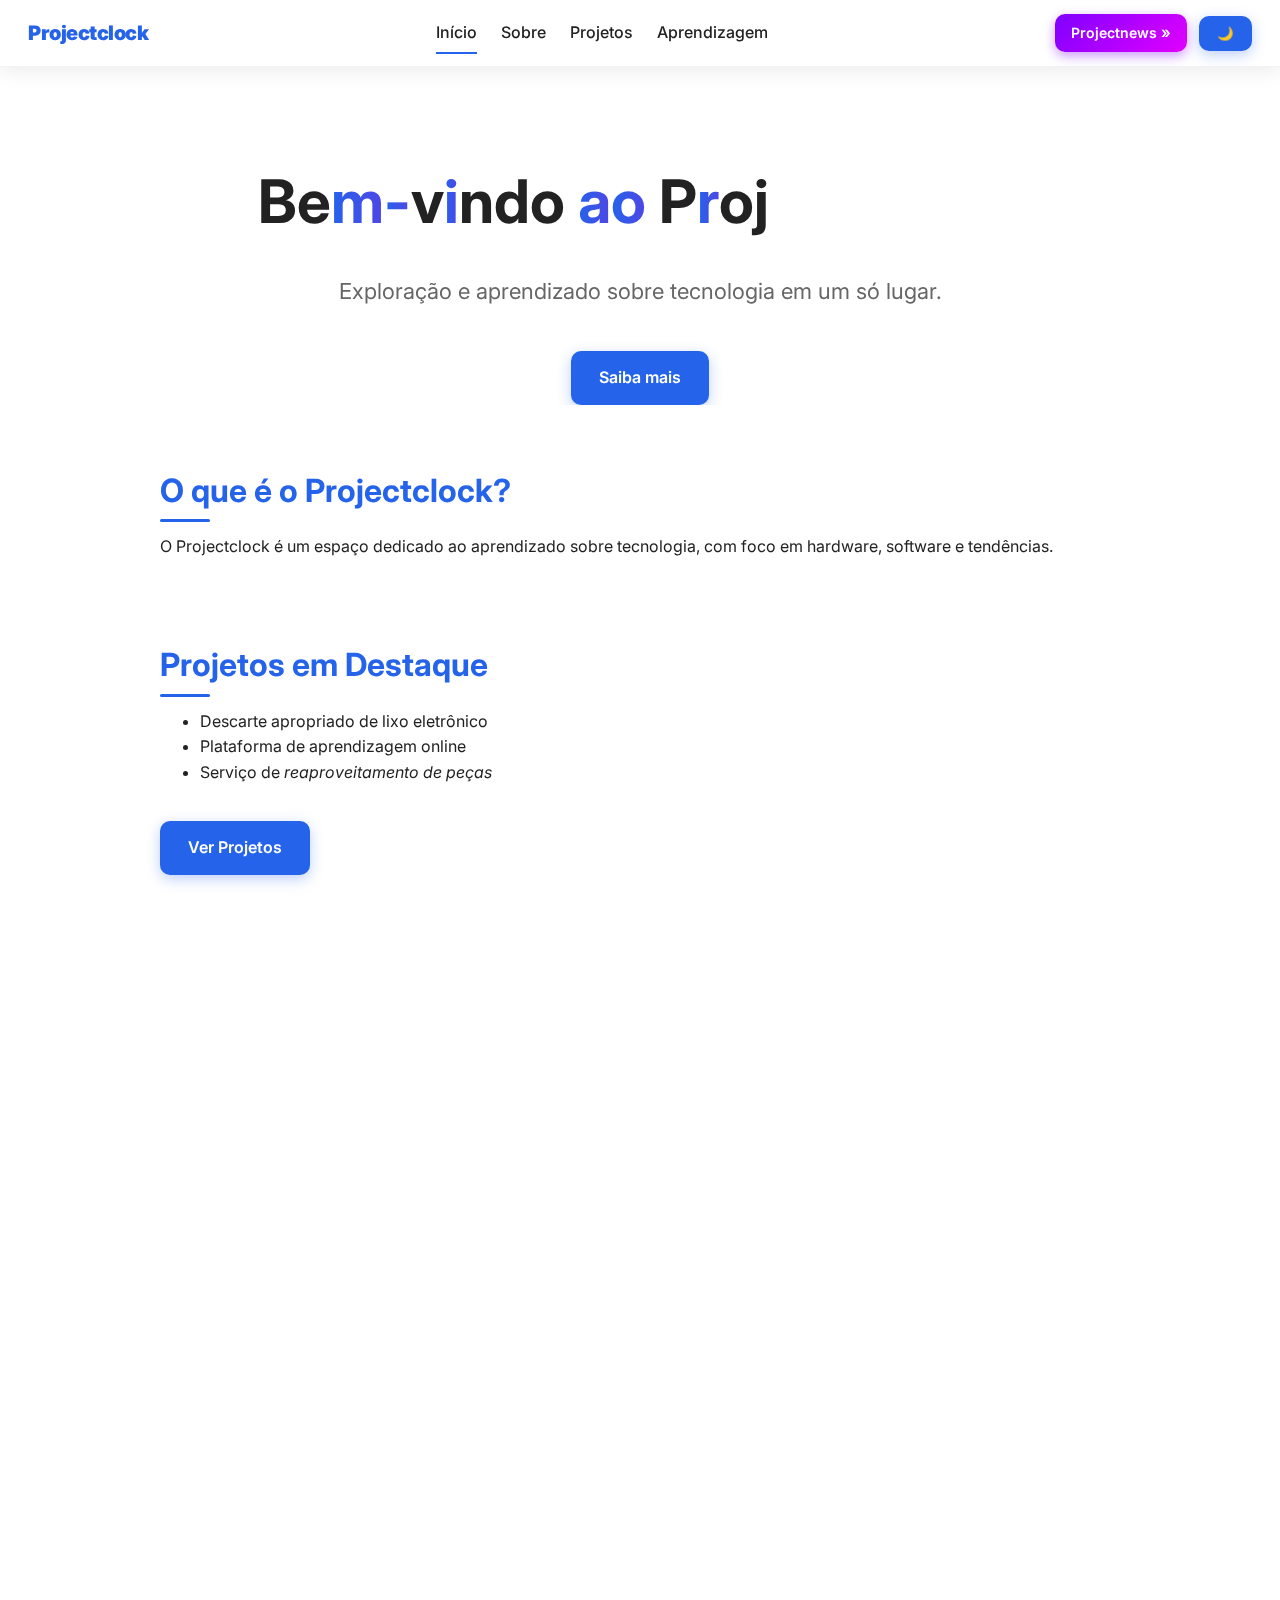
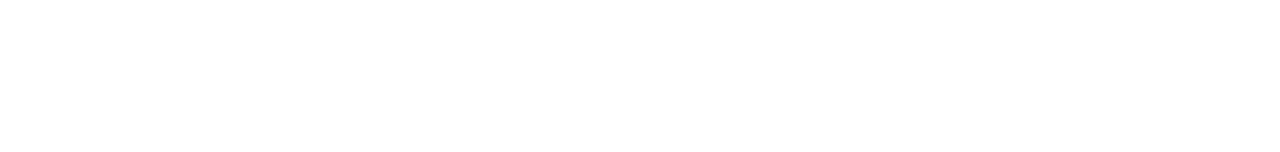
<file: index.html>
<!DOCTYPE html>
<html lang="pt-BR">
<head>
<meta charset="UTF-8">
<meta name="viewport" content="width=device-width, initial-scale=1.0">
<title>Projectclock - Início</title>
<meta name="description" content="Projectclock é um espaço para aprendizado sobre tecnologia, com conteúdos, tutoriais e novidades em um só lugar.">
<meta name="keywords" content="tecnologia, projectclock, hardware, software, tutoriais, novidades, inovação">
<meta name="author" content="Projectclock">

<link rel="icon" href="imgs/icon-projectclock.ico" type="image/x-icon">
<link href="https://fonts.googleapis.com/css2?family=Inter:wght@400;600;700&display=swap" rel="stylesheet">
<link rel="stylesheet" href="style.css">
<script src="script.js" defer></script>
</head>
<body>

<header class="navbar">
  <div class="nav-logo"><a href="index.html"><strong>Projectclock</strong></a></div>
  <button class="nav-toggle"><span></span><span></span><span></span></button>

  <nav class="nav-links">
    <ul>
      <li><a href="index.html" class="spa-link active">Início</a></li>
      <li><a href="sobre.html" class="spa-link">Sobre</a></li>
      <li><a href="projetos.html" class="spa-link">Projetos</a></li>
      <li><a href="aprendizagem.html" class="spa-link">Aprendizagem</a></li>
    </ul>
  </nav>

  <div class="nav-actions">
    <a href="projectnews/projectnews/indexPN.html" class="nav-btn-news">
      Projectnews <span class="icon">»</span>
    </a>
    <button onclick="alternarTema()">🌙</button>
  </div>
</header>


<!-- Conteúdo principal SPA -->
<main id="spa-content" class="main">

  <!-- Hero -->
  <section id="hero" class="hero scroll-animate">
    <h1>Bem-vindo ao Projectclock!</h1>
    <p>Exploração e aprendizado sobre tecnologia em um só lugar.</p>
    <a href="sobre.html" class="btn-hero spa-link">Saiba mais</a>
  </section>

  <!-- Sobre -->
  <section id="sobre" class="scroll-animate scroll-animate-left">
    <h2>O que é o Projectclock?</h2>
    <p>O Projectclock é um espaço dedicado ao aprendizado sobre tecnologia, com foco em hardware, software e tendências.</p>
  </section>

  <!-- Projetos -->
  <section id="projetos" class="scroll-animate scroll-animate-right">
    <h2>Projetos em Destaque</h2>
    <ul>
      <li>Descarte apropriado de lixo eletrônico</li>
      <li>Plataforma de aprendizagem online</li>
      <li>Serviço de <em>reaproveitamento de peças</em></li>
    </ul>
    <a href="projetos.html" class="btn-hero spa-link">Ver Projetos</a>
  </section>

  <!-- Novidades / Aprendizagem -->
  <section id="novidades" class="scroll-animate scroll-animate-left">
    <h2>Novidades</h2>
    <ul>
      <li>Feedback de usuários sobre novos recursos</li>
      <li>Movimentações das redes sociais</li>
      <li>Lançamento do novo aplicativo</li>
    </ul>
    <a href="aprendizagem.html" class="btn-hero spa-link">Aprenda mais</a>
  </section>

  <!-- Contato -->
  <section id="contato" class="scroll-animate scroll-animate-right">
    <h2>Contato Rápido</h2>
    <form>
      <input type="text" placeholder="Seu nome" style="padding:8px; margin-bottom:8px; width:100%; border-radius:6px;">
      <input type="email" placeholder="Seu email" style="padding:8px; margin-bottom:8px; width:100%; border-radius:6px;">
      <textarea placeholder="Sua mensagem" style="padding:8px; margin-bottom:8px; width:100%; border-radius:6px;"></textarea>
      <button type="submit" class="btn-hero">Enviar</button>
    </form>
  </section>

</main>

<footer class="footer scroll-animate">&copy; 2025 Projectclock. Todos os direitos reservados.</footer>



</body>
</html>
</file>
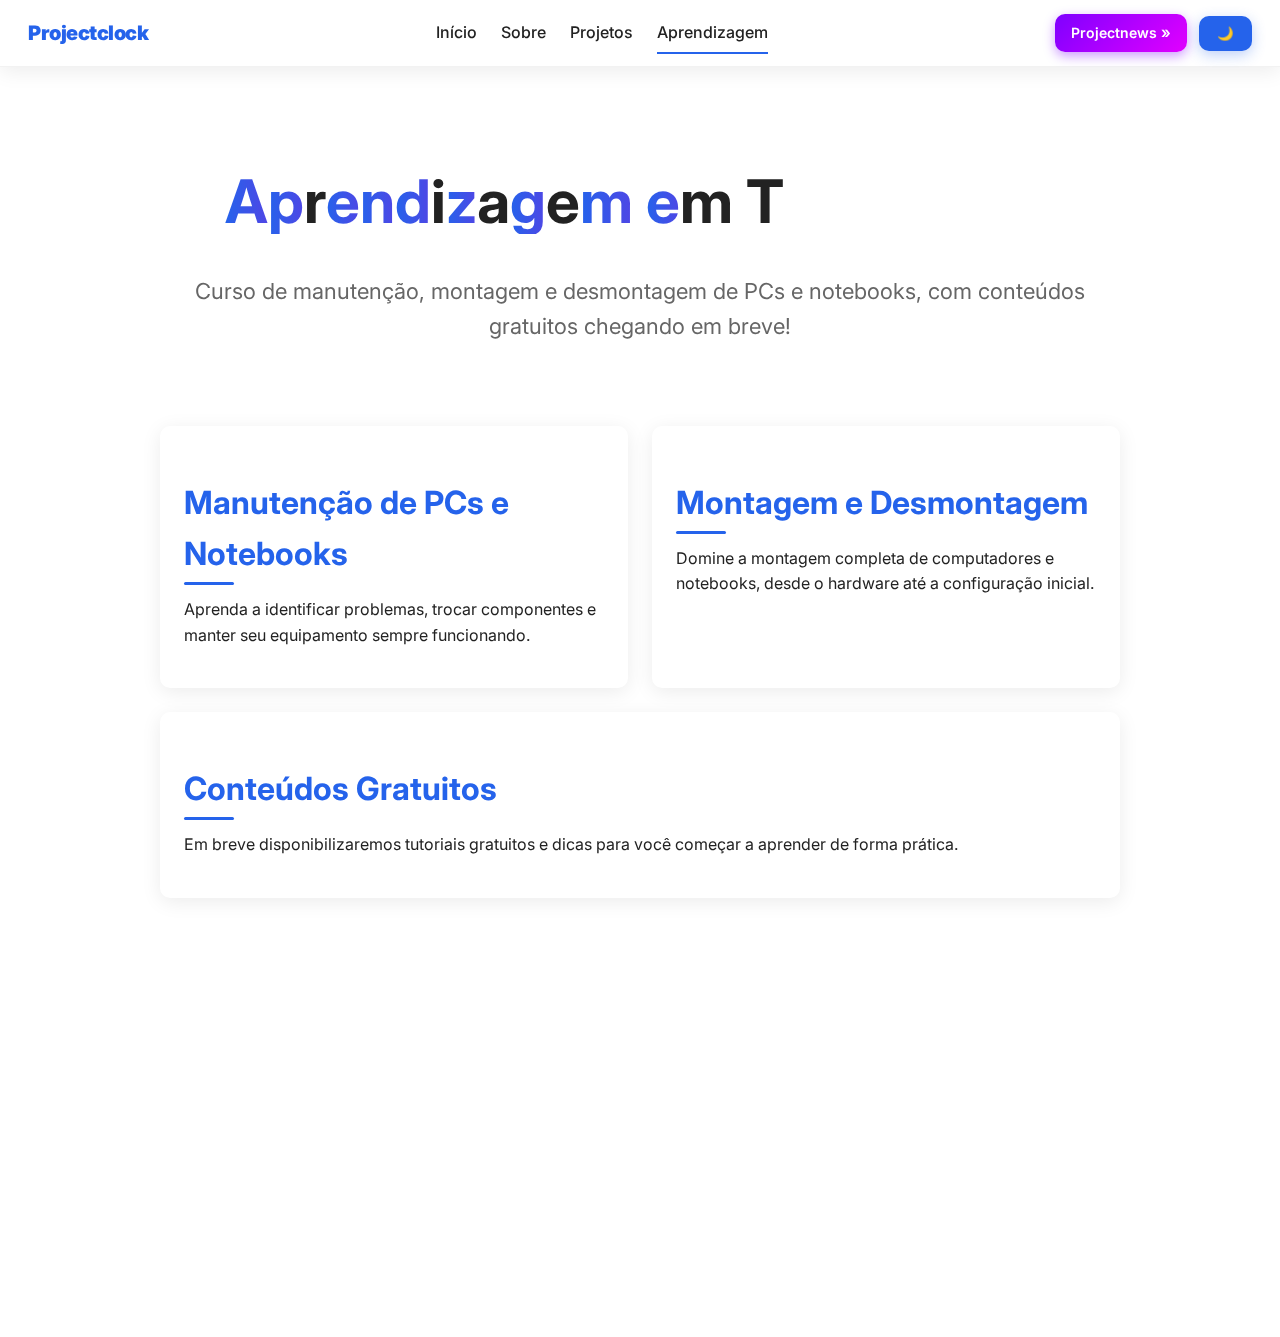
<file: aprendizagem.html>
<!DOCTYPE html>
<html lang="pt-BR">
<head>
<meta charset="UTF-8">
<meta name="viewport" content="width=device-width, initial-scale=1.0">
<title>Projectclock - Aprendizagem</title>
<meta name="description" content="Aprenda manutenção, montagem e desmontagem de PCs e notebooks com nossos cursos e conteúdos gratuitos em breve.">
<link rel="icon" href="imgs/icon-projectclock.ico" type="image/x-icon">

<link href="https://fonts.googleapis.com/css2?family=Inter:wght@400;600;700&display=swap" rel="stylesheet">
<link rel="stylesheet" href="style.css">
<script src="script.js" defer></script>
</head>
<body>

<header class="navbar">
  <div class="nav-logo"><a href="index.html"><strong>Projectclock</strong></a></div>
  <button class="nav-toggle"><span></span><span></span><span></span></button>

  <nav class="nav-links">
    <ul>
      <li><a href="index.html" class="spa-link active">Início</a></li>
      <li><a href="sobre.html" class="spa-link">Sobre</a></li>
      <li><a href="projetos.html" class="spa-link">Projetos</a></li>
      <li><a href="aprendizagem.html" class="spa-link">Aprendizagem</a></li>
    </ul>
  </nav>

  <div class="nav-actions">
    <a href="projectnews/projectnews/indexPN.html" class="nav-btn-news">
      Projectnews <span class="icon">»</span>
    </a>
    <button onclick="alternarTema()">🌙</button>
  </div>
</header>

<main id="spa-content" class="main">

  <!-- Hero -->
  <section class="hero scroll-animate">
    <h1>Aprendizagem em Tecnologia</h1>
    <p>Curso de manutenção, montagem e desmontagem de PCs e notebooks, com conteúdos gratuitos chegando em breve!</p>
  </section>

  <!-- Cursos -->
  <section class="scroll-animate scroll-animate-left info-cards">
    <div class="card">
      <h2>Manutenção de PCs e Notebooks</h2>
      <p>Aprenda a identificar problemas, trocar componentes e manter seu equipamento sempre funcionando.</p>
    </div>
    <div class="card">
      <h2>Montagem e Desmontagem</h2>
      <p>Domine a montagem completa de computadores e notebooks, desde o hardware até a configuração inicial.</p>
    </div>
    <div class="card">
      <h2>Conteúdos Gratuitos</h2>
      <p>Em breve disponibilizaremos tutoriais gratuitos e dicas para você começar a aprender de forma prática.</p>
    </div>
  </section>

  <!-- Call to Action -->
  <section class="scroll-animate scroll-animate-right">
    <h2>Fique Ligado!</h2>
    <p>Para não perder nenhum conteúdo, siga-nos nas redes sociais e acompanhe as novidades:</p>
    <div class="social-buttons">
      <a href="https://www.instagram.com/projectclock/" target="_blank" class="btn-hero">Instagram</a>
      <a href="https://www.youtube.com/@ProjectClock-TIT" target="_blank" class="btn-hero">YouTube</a>
      <a href="https://www.tiktok.com/@projectclock" target="_blank" class="btn-hero">TikTok</a>
    </div>
  </section>

</main>

<footer class="footer scroll-animate">&copy; 2025 Projectclock. Todos os direitos reservados.</footer>

</body>
</html>
</file>
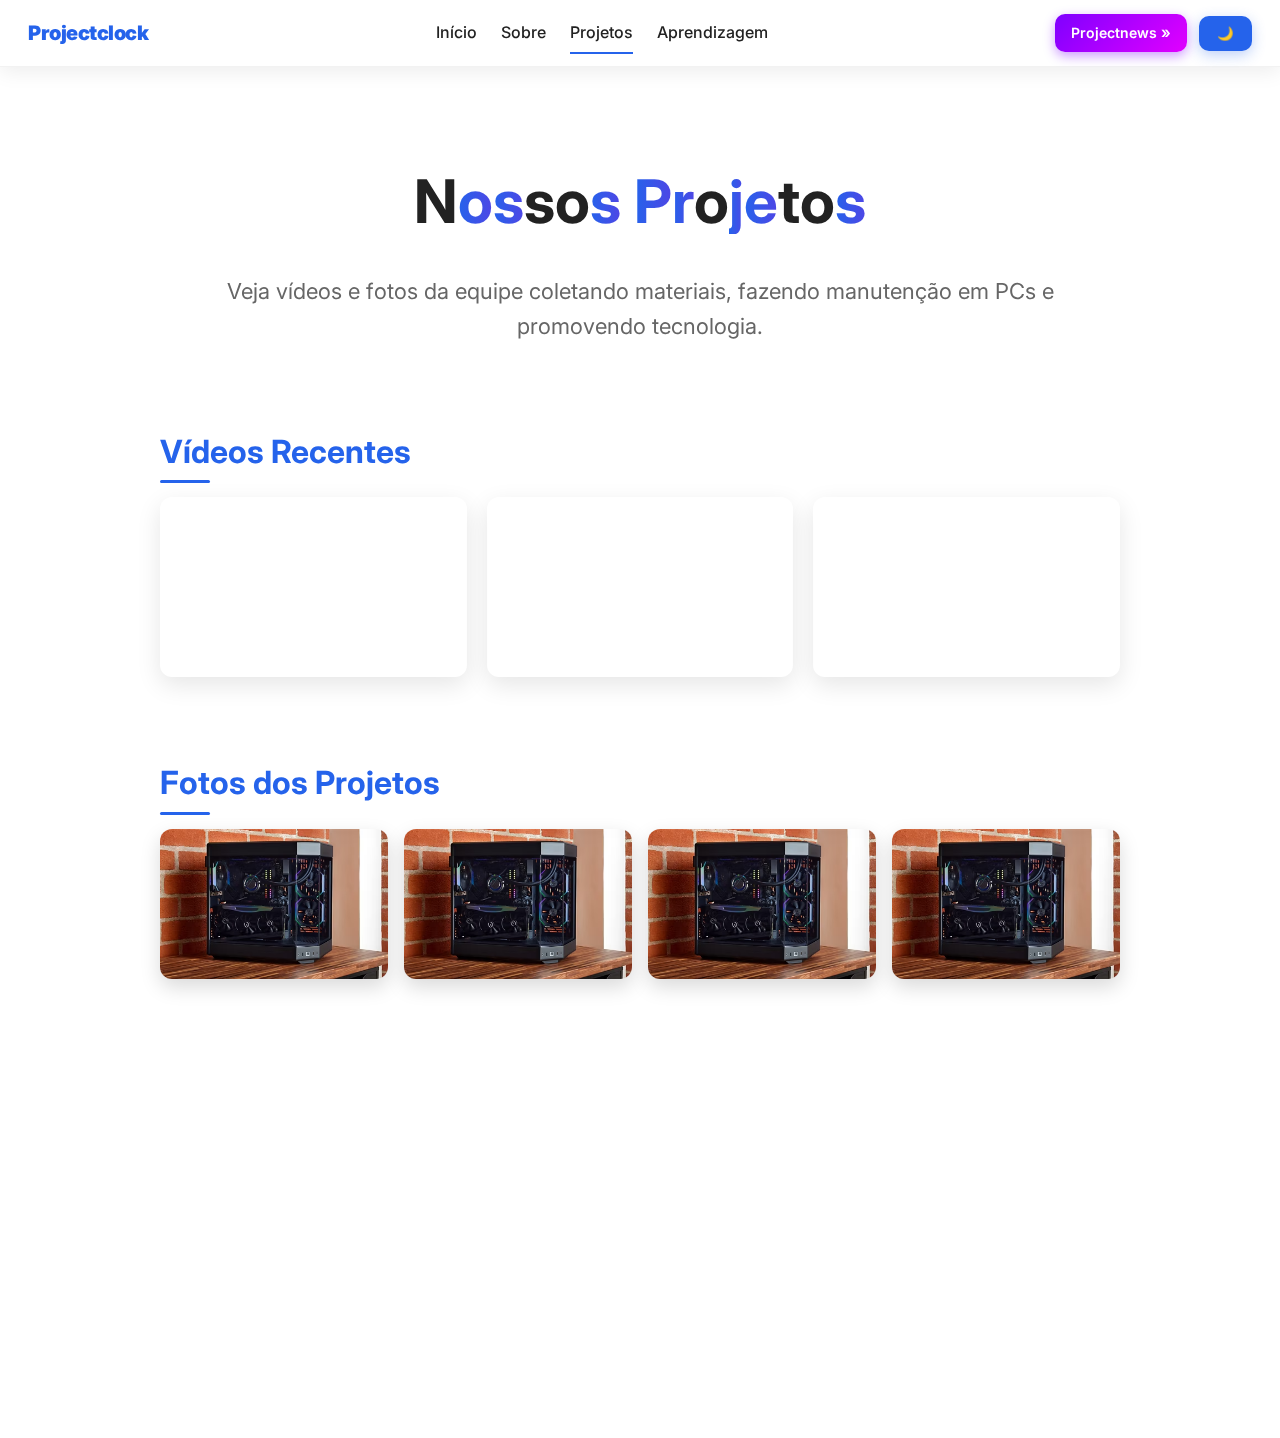
<file: projetos.html>
<!DOCTYPE html>
<html lang="pt-BR">
<head>
<meta charset="UTF-8">
<meta name="viewport" content="width=device-width, initial-scale=1.0">
<title>Projectclock - Projetos</title>
<meta name="description" content="Confira nossos projetos, vídeos e fotos da equipe coletando materiais e fazendo manutenção em PCs.">
<link rel="icon" href="imgs/icon-projectclock.ico" type="image/x-icon">

<link href="https://fonts.googleapis.com/css2?family=Inter:wght@400;600;700&display=swap" rel="stylesheet">
<link rel="stylesheet" href="style.css">
<script src="script.js" defer></script>
</head>
<body>

<header class="navbar">
  <div class="nav-logo"><a href="index.html"><strong>Projectclock</strong></a></div>
  <button class="nav-toggle"><span></span><span></span><span></span></button>

  <nav class="nav-links">
    <ul>
      <li><a href="index.html" class="spa-link active">Início</a></li>
      <li><a href="sobre.html" class="spa-link">Sobre</a></li>
      <li><a href="projetos.html" class="spa-link">Projetos</a></li>
      <li><a href="aprendizagem.html" class="spa-link">Aprendizagem</a></li>
    </ul>
  </nav>

  <div class="nav-actions">
    <a href="projectnews/projectnews/indexPN.html" class="nav-btn-news">
      Projectnews <span class="icon">»</span>
    </a>
    <button onclick="alternarTema()">🌙</button>
  </div>
</header>

<main id="spa-content" class="main">

  <!-- Hero -->
  <section class="hero scroll-animate">
    <h1>Nossos Projetos</h1>
    <p>Veja vídeos e fotos da equipe coletando materiais, fazendo manutenção em PCs e promovendo tecnologia.</p>
  </section>

  <!-- Galeria de Vídeos -->
  <section class="scroll-animate scroll-animate-left videos-section">
    <h2>Vídeos Recentes</h2>
    <div class="video-grid">
      <iframe src="https://www.youtube.com/embed/HyggA72ZMt0" title="Vídeo Projeto 1" frameborder="0" allowfullscreen></iframe>
      <iframe src="https://www.youtube.com/embed/HyggA72ZMt0" title="Vídeo Projeto 2" frameborder="0" allowfullscreen></iframe>
      <iframe src="https://www.youtube.com/embed/HyggA72ZMt0" title="Vídeo Projeto 3" frameborder="0" allowfullscreen></iframe>
    </div>
  </section>

  <!-- Fotos de Projetos -->
  <section class="scroll-animate scroll-animate-right photos-section">
    <h2>Fotos dos Projetos</h2>
    <div class="photo-grid">
      <img src="imgs/pc montado aleatorio.png" alt="Coletando materiais" />
      <img src="imgs/pc montado aleatorio.png" alt="Manutenção em PCs" />
      <img src="imgs/pc montado aleatorio.png" alt="Equipe trabalhando" />
      <img src="imgs/pc montado aleatorio.png" alt="Reaproveitamento de peças" />
    </div>
  </section>

  <!-- Redes Sociais -->
  <section class="scroll-animate scroll-animate-left social-section">
    <h2>Siga-nos nas Redes</h2>
    <p>Acompanhe nossos projetos, dicas e novidades nas redes sociais:</p>
    <div class="social-buttons">
      <a href="https://instagram.com/projectclock" target="_blank" class="btn-hero">Instagram</a>
      <a href="https://youtube.com/projectclock" target="_blank" class="btn-hero">YouTube</a>
      <a href="https://twitter.com/projectclock" target="_blank" class="btn-hero">Twitter</a>
    </div>
  </section>

</main>

<footer class="footer scroll-animate">&copy; 2025 Projectclock. Todos os direitos reservados.</footer>

</body>
</html>
</file>
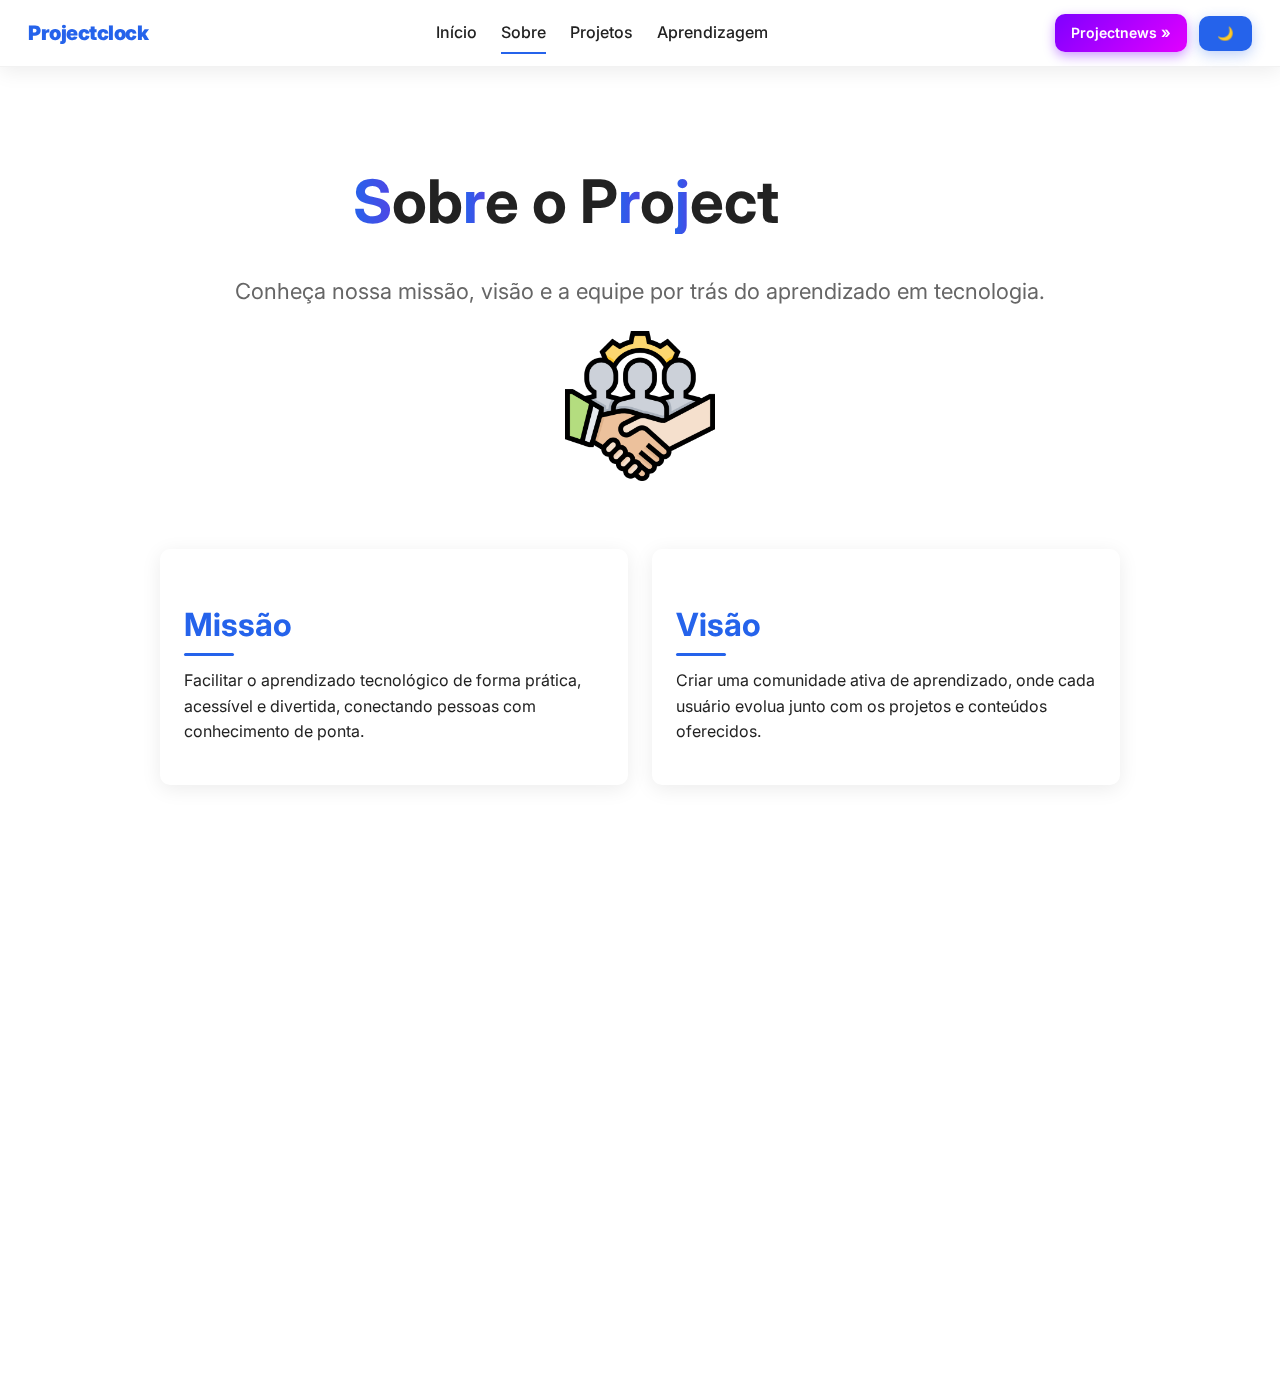
<file: sobre.html>
<!DOCTYPE html>
<html lang="pt-BR">
<head>
<meta charset="UTF-8">
<meta name="viewport" content="width=device-width, initial-scale=1.0">
<title>Projectclock - Sobre</title>
<meta name="description" content="Saiba mais sobre o Projectclock, nossa missão, visão e equipe.">
<link rel="icon" href="imgs/icon-projectclock.ico" type="image/x-icon">

<link href="https://fonts.googleapis.com/css2?family=Inter:wght@400;600;700&display=swap" rel="stylesheet">
<link rel="stylesheet" href="style.css">
<script src="script.js" defer></script>
</head>
<body>

<header class="navbar">
  <div class="nav-logo"><a href="index.html"><strong>Projectclock</strong></a></div>
  <button class="nav-toggle"><span></span><span></span><span></span></button>

  <nav class="nav-links">
    <ul>
      <li><a href="index.html" class="spa-link active">Início</a></li>
      <li><a href="sobre.html" class="spa-link">Sobre</a></li>
      <li><a href="projetos.html" class="spa-link">Projetos</a></li>
      <li><a href="aprendizagem.html" class="spa-link">Aprendizagem</a></li>
    </ul>
  </nav>

  <div class="nav-actions">
    <a href="projectnews/projectnews/indexPN.html" class="nav-btn-news">
      Projectnews <span class="icon">»</span>
    </a>
    <button onclick="alternarTema()">🌙</button>
  </div>
</header>

<main id="spa-content" class="main">

  <!-- Hero -->
  <section class="hero scroll-animate">
    <h1>Sobre o Projectclock</h1>
    <p>Conheça nossa missão, visão e a equipe por trás do aprendizado em tecnologia.</p>
    <img src="imgs/teamate.png" alt="Equipe Projectclock" class="hero-img" style="max-width:150px; width:100%; height:auto;">
  </section>

  <!-- Missão e Visão -->
  <section class="scroll-animate scroll-animate-left info-cards">
    <div class="card">
      <h2>Missão</h2>
      <p>Facilitar o aprendizado tecnológico de forma prática, acessível e divertida, conectando pessoas com conhecimento de ponta.</p>
    </div>
    <div class="card">
      <h2>Visão</h2>
      <p>Criar uma comunidade ativa de aprendizado, onde cada usuário evolua junto com os projetos e conteúdos oferecidos.</p>
    </div>
  </section>

  <!-- Equipe -->
  <section class="scroll-animate scroll-animate-right">
    <h2>Nossa Equipe</h2>
    <div class="team-cards">
      <div class="team-card">
        <img src="imgs/souga.png" alt="Eduardo Menzel" />
        <h3>Eduardo Menzel</h3>
        <p>Fundador e Desenvolvedor</p>
      </div>
      <div class="team-card">
        <img src="imgs/theo.png" alt="Theo Campos" />
        <h3>Theo Campos</h3>
        <p>Designer e UX/UI</p>
      </div>
      <div class="team-card">
        <img src="imgs/caio.png" alt="Caio Ceschini" />
        <h3>Caio Ceschini</h3>
        <p>Conteúdo e Tutoriais</p>
      </div>
    </div>
  </section>

</main>

<footer class="footer scroll-animate">&copy; 2025 Projectclock. Todos os direitos reservados.</footer>

</body>
</html>
</file>
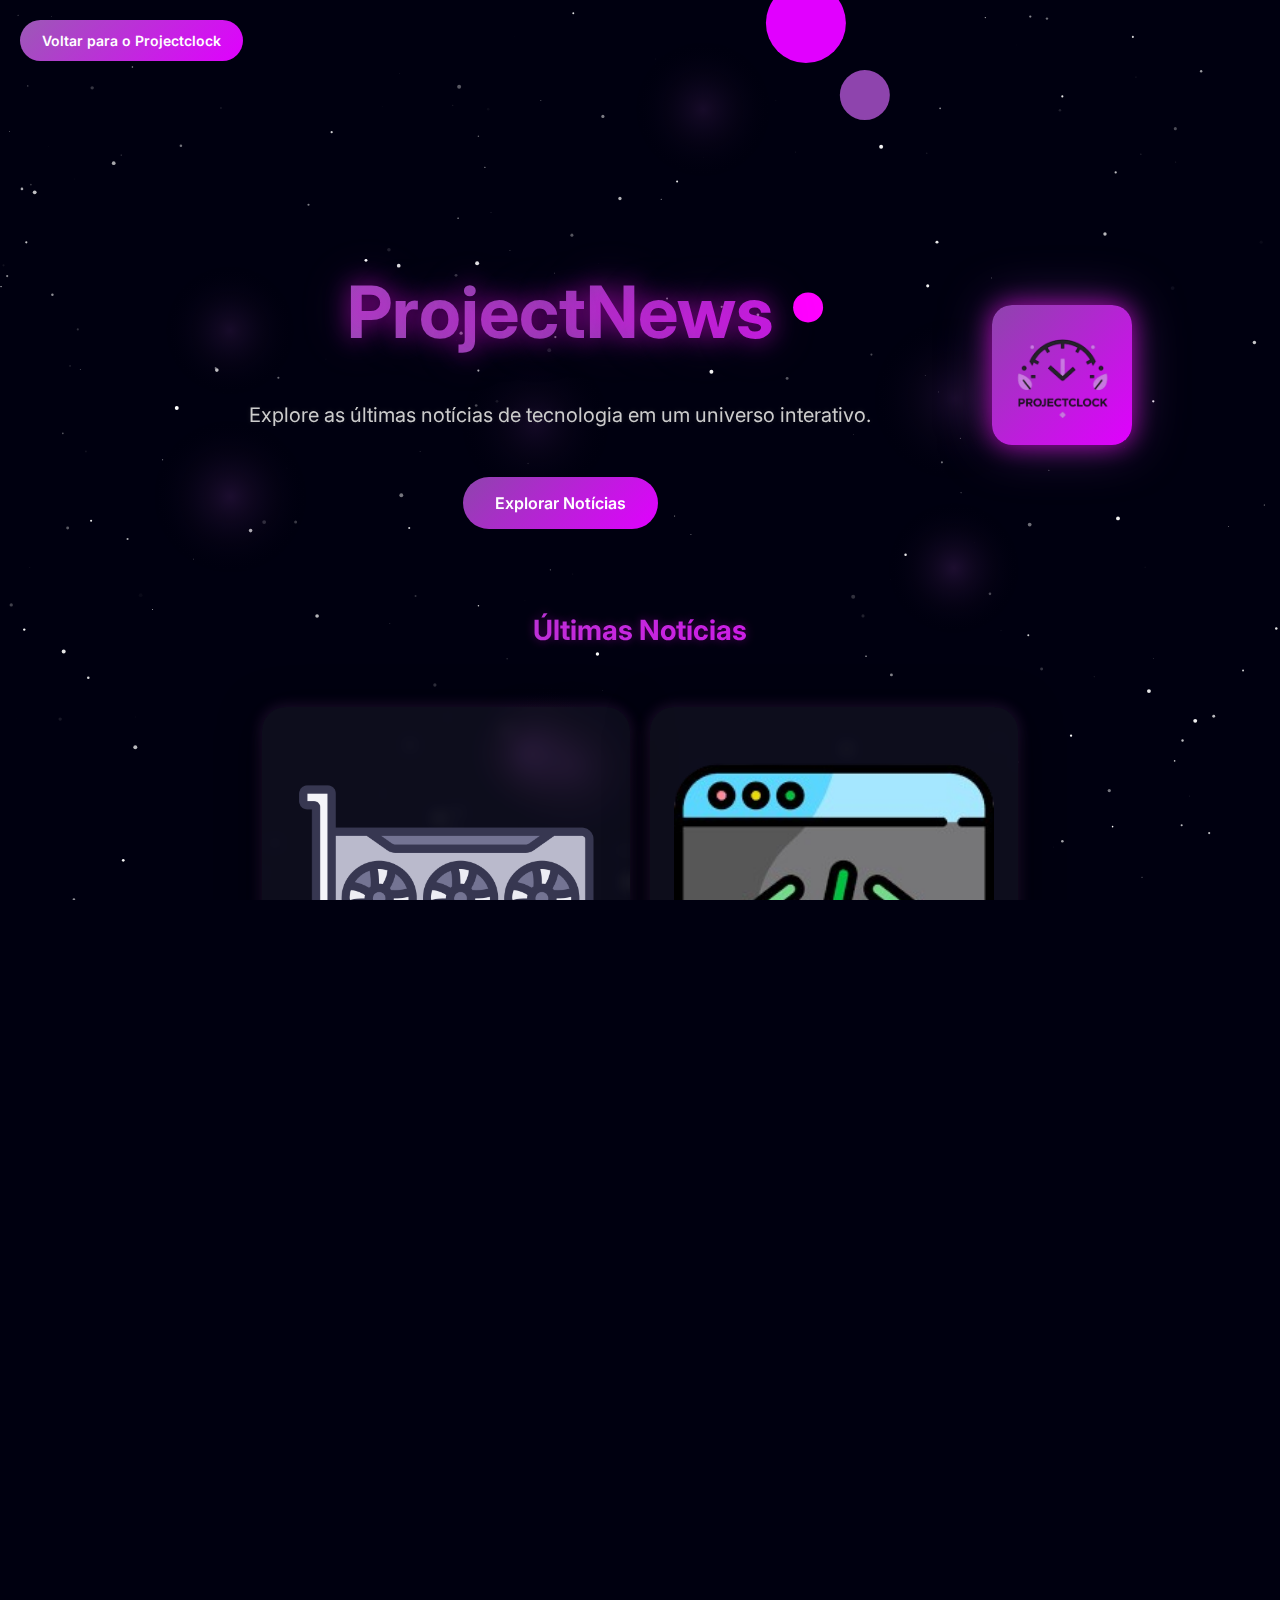
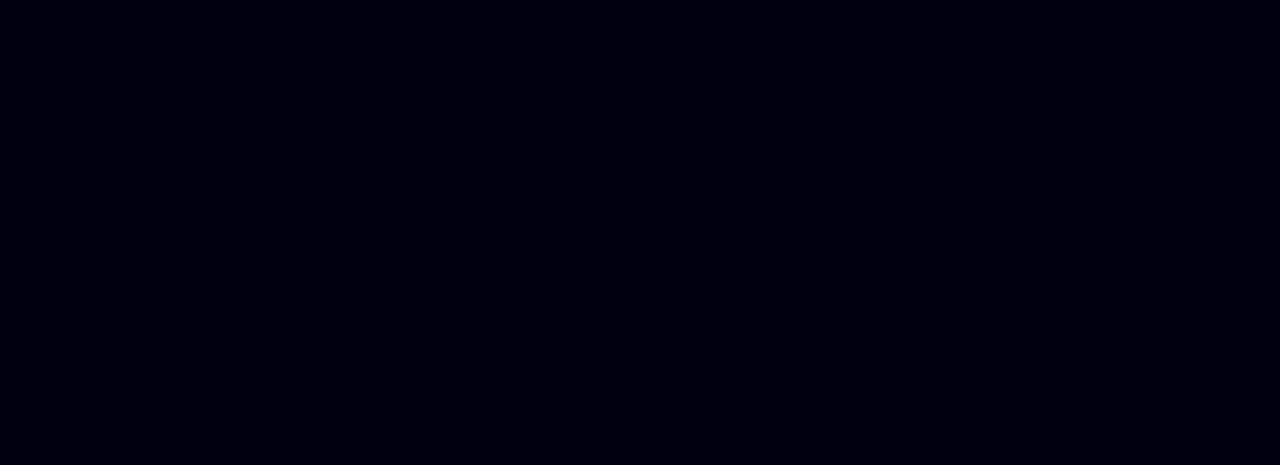
<file: projectnews/projectnews/indexPN.html>
<!DOCTYPE html>
<html lang="pt-BR">
<head>
<meta charset="UTF-8">
<meta name="viewport" content="width=device-width, initial-scale=1.0">
<title>Projectclock - ProjectNews</title>
<meta name="description" content="Fique por dentro das últimas notícias de tecnologia em um universo interativo e imersivo.">
<link rel="icon" href="projectnews.png" type="image/x-icon">

<link href="https://fonts.googleapis.com/css2?family=Inter:wght@400;600;700&display=swap" rel="stylesheet">
<link rel="stylesheet" href="projectnews.css">
<script src="projectnews.js" defer></script>
</head>
<body>

<header class="navbar">
  <a href="../../index.html" class="btn-back">Voltar para o Projectclock</a>
</header>

<canvas id="spaceCanvas"></canvas>
<canvas id="nebulaCanvas"></canvas>

<main class="main">
  <!-- Hero -->
  <section class="hero scroll-animate">
    <div class="hero-content">
      <div class="hero-text">
        <h1>ProjectNews </h1>
        <p>Explore as últimas notícias de tecnologia em um universo interativo.</p>
        <a href="#noticias" class="btn-space">Explorar Notícias</a>
      </div>
      <div class="hero-logo">
        <img src="projectnews.png" alt="ProjectNews Logo">
        <canvas class="logo-particles"></canvas>
      </div>
    </div>
  </section>

  <!-- Notícias -->
  <section id="noticias" class="scroll-animate news-section">
    <h2>Últimas Notícias</h2>
    <div class="news-grid">
      <article class="news-card">
        <img src="imgs/gpu.png" alt="Notícia 1">
        <h3>Lançamento de nova GPU revolucionária</h3>
        <p>Uma nova GPU promete performance de outro planeta! Confira os detalhes dessa inovação.</p>
        <a href="#" class="btn-space-small">Leia mais</a>
      </article>
      <article class="news-card">
        <img src="imgs/programa.png" alt="Notícia 2">
        <h3>Computação quântica avança rapidamente</h3>
        <p>Pesquisadores anunciam progressos significativos no processamento quântico de dados.</p>
        <a href="#" class="btn-space-small">Leia mais</a>
      </article>
      <article class="news-card">
        <img src="imgs/gpu.png" alt="Notícia 3">
        <h3>Inteligência artificial em órbita</h3>
        <p>Startups exploram IA para satélites, abrindo um novo capítulo na exploração espacial.</p>
        <a href="#" class="btn-space-small">Leia mais</a>
      </article>
    </div>
  </section>
</main>

<footer class="footer scroll-animate">&copy; 2025 Projectclock. Todos os direitos reservados.</footer>

</body>
</html>
</file>
<file: style.css>
:root {
  --bg: #ffffff;
  --bg-dark: #0d0f11;
  --text: #222;
  --text-dark: #f5f5f5;
  --accent: #2563eb;
  --accent-hover: #1d4ed8;
  --muted: #666;
  --muted-dark: #a1a1aa;
  --radius: 10px;
  --transition: 0.3s ease;
  --shadow: 0 4px 20px rgba(0,0,0,0.08);
  --btn-shadow: 0 4px 14px rgba(37,99,235,0.3);
}

body {
  font-family: 'Inter', sans-serif;
  margin: 0;
  background: var(--bg);
  color: var(--text);
  line-height: 1.6;
  transition: background var(--transition), color var(--transition);
  overflow-x: hidden;
}

body.darkmode { background: var(--bg-dark); color: var(--text-dark); }

.navbar {
  position: sticky;
  top: 0;
  z-index: 1000;
  display: flex;
  justify-content: space-between;
  align-items: center;
  background: rgba(255,255,255,0.75);
  padding: 14px 28px;
  border-bottom: 1px solid rgba(0,0,0,0.05);
  backdrop-filter: blur(12px) saturate(180%);
  box-shadow: 0 4px 20px rgba(0,0,0,0.08);
  transition: background var(--transition), border var(--transition);
}

body.darkmode .navbar {
  background: rgba(13,15,17,0.85);
  border-color: rgba(255,255,255,0.08);
}

.nav-logo a { text-decoration: none; font-weight: 700; font-size: 20px; color: var(--accent); letter-spacing: -0.5px; }

.nav-links ul { list-style: none; display: flex; gap: 24px; margin: 0; padding: 0; }

.nav-links a {
  position: relative;
  text-decoration: none;
  font-weight: 500;
  color: inherit;
  padding: 8px 0;
  transition: color var(--transition);
}

.nav-links a::after {
  content: "";
  position: absolute;
  left: 0;
  bottom: -4px;
  width: 0%;
  height: 2px;
  background: var(--accent);
  transition: width 0.3s ease;
}

.nav-links a:hover::after, .nav-links a.active::after { width: 100%; }
.nav-links a:hover { color: var(--accent); }

.nav-actions {
  display: flex;
  align-items: center;
  gap: 12px;
}

.nav-actions button {
  background: var(--accent);
  border: none;
  color: white;
  padding: 10px 18px;
  font-weight: 600;
  border-radius: var(--radius);
  cursor: pointer;
  transition: transform 0.2s ease, box-shadow var(--transition), background var(--transition);
  box-shadow: var(--btn-shadow);
}

.nav-actions button:hover {
  transform: translateY(-2px);
  background: var(--accent-hover);
  box-shadow: 0 6px 20px rgba(37,99,235,0.4);
}

.nav-toggle {
  display: none;
  flex-direction: column;
  justify-content: space-between;
  width: 28px;
  height: 22px;
  background: none;
  border: none;
  cursor: pointer;
  padding: 0;
}

.nav-toggle span { display: block; height: 3px; width: 100%; background: var(--text); border-radius: 2px; transition: all 0.3s ease; }
.nav-toggle.open span:nth-child(1) { transform: rotate(45deg) translateY(8px); }
.nav-toggle.open span:nth-child(2) { opacity: 0; }
.nav-toggle.open span:nth-child(3) { transform: rotate(-45deg) translateY(-8px); }

.main { max-width: 960px; margin: 60px auto; padding: 0 24px; }

/* Hero */
.hero { text-align: center; margin-bottom: 60px; position: relative; overflow: hidden; }

/* Código ajustado para garantir que o título caiba em uma linha sem ser cortado */
.hero h1 {
  font-size: clamp(30px, 8vw, 60px);
  line-height: 1.1;
}

.hero h1 span {
  opacity: 0;
  display: inline-block;
  transform: translateY(20px);
  transition: opacity 0.3s ease, transform 0.3s ease;
  background-clip: text;
}
.hero h1 span.show {
  opacity: 1;
  transform: translateY(0);
  animation: gradientShift 3s infinite linear alternate;
}
.hero h1 span.gradient {
  background: linear-gradient(90deg, var(--accent), #4f46e5);
  -webkit-background-clip: text;
  -webkit-text-fill-color: transparent;
}
@keyframes gradientShift { 0% { background-position: 0% 50%; } 100% { background-position: 100% 50%; } }
.hero p { font-size: 22px; color: var(--muted); transition: color var(--transition); }
body.darkmode .hero p { color: var(--muted-dark); }
.btn-hero {
  display: inline-block;
  margin-top: 20px;
  background: var(--accent);
  color: #fff;
  padding: 14px 28px;
  border-radius: var(--radius);
  text-decoration: none;
  font-weight: 600;
  box-shadow: var(--btn-shadow);
  transition: transform 0.2s, background var(--transition), box-shadow var(--transition);
}
.btn-hero:hover {
  background: var(--accent-hover);
  transform: translateY(-2px);
  box-shadow: 0 6px 20px rgba(37,99,235,0.4);
}

section { margin-bottom: 80px; position: relative; transition: transform 0.3s ease; }
h2 { color: var(--accent); margin-bottom: 18px; font-size: 32px; position: relative; }
h2::after { content: ""; position: absolute; bottom: -6px; left: 0; width: 50px; height: 3px; border-radius: 2px; background: var(--accent); }

.footer { text-align: center; padding: 28px; font-size: 14px; border-top: 1px solid #e5e7eb; color: var(--muted); }
body.darkmode .footer { border-color: rgba(255,255,255,0.08); color: var(--muted-dark); }

/* Scroll Reveal e Parallax melhorado */
.scroll-animate {
  opacity: 0;
  transform: translateY(40px);
  transition: opacity 0.8s ease-out, transform 0.8s ease-out;
}
.scroll-animate.show { opacity: 1; transform: translateY(0); }

.scroll-animate h2, .scroll-animate p, .scroll-animate li {
  opacity: 0;
  transform: translateY(20px);
  transition: opacity 0.8s ease-out, transform 0.8s ease-out;
}
.scroll-animate.show h2,
.scroll-animate.show p,
.scroll-animate.show li { opacity: 1; transform: translateY(0); }

.scroll-animate.show li:nth-child(1) { transition-delay: 0.1s; }
.scroll-animate.show li:nth-child(2) { transition-delay: 0.3s; }
.scroll-animate.show li:nth-child(3) { transition-delay: 0.5s; }

@media (max-width: 768px) {
  .nav-links { position: absolute; top: 64px; right: 0; background: rgba(255,255,255,0.95); flex-direction: column; width: 200px; padding: 20px; border-radius: var(--radius); opacity: 0; pointer-events: none; transform: translateX(20px); transition: all 0.3s ease; }
  body.darkmode .nav-links { background: rgba(13,15,17,0.95); }
  .nav-links.nav-open { opacity: 1; pointer-events: auto; transform: translateX(0); }
  .nav-links ul { flex-direction: column; gap: 16px; }
  .nav-toggle { display: flex; }
}

/* Botão flutuante do WhatsApp */
.whatsapp-float {
  position: fixed;
  bottom: 24px;
  right: 24px;
  width: 60px;
  height: 60px;
  background-color: #25d366;
  border-radius: 50%;
  display: flex;
  justify-content: center;
  align-items: center;
  z-index: 10000;
  box-shadow: 0 4px 14px rgba(0,0,0,0.3);
  cursor: pointer;
  transition: transform 0.3s ease, box-shadow 0.3s ease;
  animation: whatsappPulse 2s infinite;
}

.whatsapp-float:hover {
  transform: scale(1.1);
  box-shadow: 0 8px 24px rgba(0,0,0,0.35);
}

.whatsapp-float img {
  width: 32px;
  height: 32px;
}

/* Pulsação suave do botão */
@keyframes whatsappPulse {
  0% {
    transform: scale(1);
    box-shadow: 0 4px 14px rgba(0,0,0,0.3);
  }
  50% {
    transform: scale(1.05);
    box-shadow: 0 6px 20px rgba(0,0,0,0.35);
  }
  100% {
    transform: scale(1);
    box-shadow: 0 4px 14px rgba(0,0,0,0.3);
  }
}

/* Cards de info */
.info-cards {
  display: flex;
  gap: 24px;
  flex-wrap: wrap;
  justify-content: center;
  margin-bottom: 60px;
}

.card {
  background: var(--bg);
  padding: 24px;
  border-radius: var(--radius);
  box-shadow: var(--shadow);
  flex: 1 1 300px;
  transition: transform 0.3s, box-shadow 0.3s;
}

.card:hover {
  transform: translateY(-6px);
  box-shadow: 0 12px 32px rgba(0,0,0,0.15);
}

/* Cards da equipe */
.team-cards {
  display: flex;
  gap: 24px;
  flex-wrap: wrap;
  justify-content: center;
  margin-top: 20px;
}

.team-card {
  background: var(--bg);
  border-radius: var(--radius);
  text-align: center;
  padding: 16px;
  flex: 1 1 200px;
  box-shadow: var(--shadow);
  transition: transform 0.3s, box-shadow 0.3s;
}

.team-card img {
  width: 100px;
  height: 100px;
  object-fit: cover;
  border-radius: 50%;
  margin-bottom: 12px;
}

.team-card:hover {
  transform: translateY(-6px);
  box-shadow: 0 12px 32px rgba(0,0,0,0.15);
}

/* SPA fade */
#spa-content {
  transition: opacity 0.3s ease, transform 0.3s ease;
}

.fade-out {
  opacity: 0;
  transform: translateY(20px);
}

.fade-in {
  opacity: 1;
  transform: translateY(0);
}

/* Vídeos */
.video-grid {
  display: grid;
  grid-template-columns: repeat(auto-fit, minmax(280px, 1fr));
  gap: 20px;
  margin-top: 20px;
}

.video-grid iframe {
  width: 100%;
  height: 180px;
  border-radius: 12px;
  box-shadow: 0 8px 24px rgba(0,0,0,0.1);
}

/* Fotos */
.photo-grid {
  display: grid;
  grid-template-columns: repeat(auto-fit, minmax(200px, 1fr));
  gap: 16px;
  margin-top: 20px;
}

.photo-grid img {
  width: 100%;
  border-radius: 12px;
  box-shadow: 0 8px 20px rgba(0,0,0,0.15);
  object-fit: cover;
  height: 150px;
}

/* Botões sociais */
.social-buttons {
  display: flex;
  gap: 16px;
  margin-top: 12px;
}

.social-buttons .btn-hero {
  padding: 12px 24px;
  font-weight: 600;
}

/* Tema espacial */
.space-theme {
  background: radial-gradient(ellipse at bottom, #0b0c1d 0%, #1a1a2e 100%);
  color: #f5f5f5;
}

.space-theme .hero h1 {
  font-size: clamp(36px, 8vw, 64px);
  background: linear-gradient(90deg, #7f00ff, #e100ff);
  -webkit-background-clip: text;
  -webkit-text-fill-color: transparent;
  text-shadow: 0 0 8px rgba(255,255,255,0.3);
}

.btn-space {
  display: inline-block;
  margin-top: 20px;
  background: linear-gradient(135deg, #7f00ff, #e100ff);
  color: #fff;
  padding: 14px 28px;
  border-radius: 12px;
  text-decoration: none;
  font-weight: 600;
  box-shadow: 0 4px 14px rgba(127,0,255,0.5);
  position: relative;
  overflow: hidden;
}

.btn-space::before {
  content: "✦";
  position: absolute;
  top: -5px;
  left: -10px;
  font-size: 20px;
  animation: twinkle 2s infinite alternate;
}

.btn-space:hover {
  transform: translateY(-2px);
  box-shadow: 0 6px 20px rgba(127,0,255,0.7);
}

/* Botão menor para notícias */
.btn-space-small {
  display: inline-block;
  margin-top: 10px;
  background: linear-gradient(135deg, #8c00ff, #d000ff);
  color: #fff;
  padding: 8px 16px;
  border-radius: 8px;
  text-decoration: none;
  font-weight: 600;
  box-shadow: 0 4px 12px rgba(140,0,255,0.4);
}

/* Grid de notícias */
.news-grid {
  display: grid;
  grid-template-columns: repeat(auto-fit, minmax(260px, 1fr));
  gap: 20px;
  margin-top: 20px;
}

.news-card {
  background: rgba(255,255,255,0.05);
  border-radius: 12px;
  padding: 16px;
  box-shadow: 0 4px 16px rgba(0,0,0,0.4);
  transition: transform 0.3s, box-shadow 0.3s;
}

.news-card img {
  width: 100%;
  border-radius: 8px;
  margin-bottom: 12px;
}

.news-card:hover {
  transform: translateY(-4px);
  box-shadow: 0 6px 24px rgba(0,0,0,0.6);
}

/* Estrelas piscando nos botões */
@keyframes twinkle {
  0% { opacity: 0.5; transform: rotate(0deg); }
  50% { opacity: 1; transform: rotate(15deg); }
  100% { opacity: 0.5; transform: rotate(-15deg); }
}

/* ==========================================
// Botão Projectnews dentro do Navbar (Pequeno)
// ========================================== */
.nav-btn-news {
  /* Estilo do botão */
  background: linear-gradient(135deg, #7f00ff, #e100ff);
  color: #fff;
  padding: 8px 16px;
  border-radius: var(--radius);
  text-decoration: none;
  font-weight: 600;
  box-shadow: 0 4px 12px rgba(127, 0, 255, 0.4);
  transition: transform 0.2s, box-shadow var(--transition);
  
  display: flex;
  align-items: center;
  gap: 4px; /* Espaço menor entre o texto e o ícone */
  font-size: 14px; /* Fonte menor */
}

/* Efeito de hover */
.nav-btn-news:hover {
  transform: translateY(-2px);
  box-shadow: 0 6px 16px rgba(127, 0, 255, 0.6);
}

/* Estilo do ícone de seta */
.nav-btn-news .icon {
  font-size: 1.1em;
  line-height: 1;
  transition: transform 0.3s ease;
}

/* Animação da seta no hover */
.nav-btn-news:hover .icon {
  transform: translateX(4px);
}

/* ====================== Ajustes de dark mode para sobre.html ====================== */
body.darkmode .hero p {
  color: var(--muted-dark);
}

body.darkmode .hero-img {
  box-shadow: 0 8px 24px rgba(255,255,255,0.05);
}

body.darkmode .card {
  background-color: #1a1a2e;
  box-shadow: 0 4px 20px rgba(0,0,0,0.5);
  color: var(--text-dark);
}

body.darkmode .team-card {
  background-color: #1a1a2e;
  box-shadow: 0 4px 20px rgba(0,0,0,0.5);
  color: var(--text-dark);
}

body.darkmode .footer {
  color: var(--muted-dark);
  border-color: rgba(255,255,255,0.08);
}

/* Inputs escuros na seção de contato */
#contato input,
#contato textarea {
  background: #fff;
  color: #222;
  border: 1px solid #ccc;
  transition: background 0.3s, color 0.3s, border 0.3s;
}

#contato input::placeholder,
#contato textarea::placeholder {
  color: #888;
  opacity: 1;
}

/* Esconde o texto do botão Projectnews no mobile */
@media (max-width: 768px) {
  .nav-btn-news {
    padding: 8px; /* menor espaçamento */
    font-size: 18px; /* aumenta a seta */
    justify-content: center;
    width: 40px; 
    height: 40px;
    border-radius: 50%;
  }

  .nav-btn-news::before {
    content: ""; /* remove o texto "Projectnews" */
  }

  .nav-btn-news .icon {
    font-size: 22px; /* seta maior no mobile */
  }
}

/* Botão Projectnews refinado para mobile */
@media (max-width: 768px) {
  .nav-btn-news {
    padding: 0;                 /* remove padding extra */
    width: 36px;                /* tamanho compacto */
    height: 36px;               /* altura igual à largura */
    border-radius: 50%;         /* formato circular */
    justify-content: center;
    font-size: 0;               /* esconde texto */
    overflow: hidden;
    box-shadow: 0 4px 12px rgba(127,0,255,0.4);
    transition: transform 0.2s, box-shadow var(--transition);
  }

  /* Ícone centralizado */
  .nav-btn-news .icon {
    font-size: 20px;            /* seta visível e proporcional */
    line-height: 36px;          /* centraliza verticalmente */
    color: #fff;
  }

  /* Hover/ativo */
  .nav-btn-news:hover {
    transform: translateY(-2px);
    box-shadow: 0 6px 16px rgba(127,0,255,0.6);
  }

  /* Remove o texto "Projectnews" */
  .nav-btn-news::before {
    content: none;
  }
}
</file>
<file: projectnews/projectnews/projectnews.css>
/* ============================ RESET E FONTE ============================ */
body, html {
  margin: 0;
  padding: 0;
  font-family: 'Inter', sans-serif;
  overflow-x: hidden;
  background: #000010;
  color: #fff;
  height: 100%;
  position: relative;
}

/* ============================ MAIN ============================ */
.main {
  position: relative;
  z-index: 2;
  max-width: 1024px;
  margin: 0 auto;
  padding: 120px 20px 60px;
}

/* ============================ CANVAS ============================ */
#spaceCanvas, #nebulaCanvas {
  position: fixed;
  top:0;
  left:0;
  width: 100%;
  height: 100%;
  z-index: 0;
}

/* ============================ HERO ============================ */
.hero {
  text-align: center;
  padding: 100px 20px 60px;
}

.hero-content {
  display: flex;
  align-items: center;
  justify-content: space-between;
  gap: 20px;
  flex-wrap: wrap;
}

.hero-text {
  flex: 1;
  min-width: 250px;
}

.hero-logo {
  position: relative;
  flex-shrink: 0;
  width: 140px;
  height: 140px;
  background: linear-gradient(135deg, #8e44ad, #e100ff);
  display: flex;
  align-items: center;
  justify-content: center;
  border-radius: 20px;
  box-shadow: 0 0 25px rgba(255,0,255,0.6), 0 0 50px rgba(142,68,173,0.5);
  animation: float 4s ease-in-out infinite, pulseLogo 3s infinite;
  perspective: 1000px;
  overflow: hidden;
}

.hero-logo img {
  max-width: 80%;
  max-height: 80%;
  position: relative;
  z-index: 2;
}

.logo-particles {
  position: absolute;
  top: 0;
  left: 0;
  width: 100%;
  height: 100%;
  z-index: 1;
  pointer-events: none;
}

@keyframes float {
  0%, 100% { transform: translateY(0); }
  50% { transform: translateY(-6px); }
}

@keyframes pulseLogo {
  0%, 100% { box-shadow: 0 0 25px rgba(255,0,255,0.6), 0 0 50px rgba(142,68,173,0.5); }
  50% { box-shadow: 0 0 35px rgba(255,0,255,0.8), 0 0 70px rgba(142,68,173,0.7); }
}

.hero h1 {
  font-size: clamp(36px, 8vw, 72px);
  background: linear-gradient(90deg, #9b59b6, #8e44ad, #e100ff);
  -webkit-background-clip: text;
  -webkit-text-fill-color: transparent;
  text-shadow: 0 0 25px rgba(255,0,255,0.5), 0 0 50px rgba(142,68,173,0.3);
  animation: glow 2.5s infinite alternate;
}

@keyframes glow {
  0% { text-shadow: 0 0 25px rgba(255,0,255,0.5), 0 0 50px rgba(142,68,173,0.3); }
  100% { text-shadow: 0 0 35px rgba(255,0,255,0.7), 0 0 70px rgba(142,68,173,0.5); }
}

.hero p {
  font-size: 20px;
  color: #ccc;
  margin-top: 16px;
  text-shadow: 0 0 5px rgba(255,255,255,0.1);
}

/* ============================ BOTÕES ============================ */
.btn-space, .btn-space-small, .btn-back {
  display: inline-block;
  font-weight: 600;
  text-decoration: none;
  border-radius: 50px;
  text-align: center;
  transition: transform 0.3s ease, box-shadow 0.3s ease;
  animation: pulse 3s infinite;
}

@keyframes pulse {
  0% { box-shadow: 0 0 20px rgba(255,0,255,0.6), 0 0 40px rgba(142,68,173,0.4); }
  50% { box-shadow: 0 0 30px rgba(255,0,255,0.8), 0 0 60px rgba(142,68,173,0.6); }
  100% { box-shadow: 0 0 20px rgba(255,0,255,0.6), 0 0 40px rgba(142,68,173,0.4); }
}

.btn-space {
  margin-top: 30px;
  background: linear-gradient(135deg, #8e44ad, #e100ff);
  color: #fff;
  padding: 16px 32px;
  font-size: 16px;
}

.btn-space:hover {
  transform: translateY(-3px) scale(1.05);
  box-shadow: 0 0 40px rgba(255,0,255,0.9), 0 0 80px rgba(142,68,173,0.7);
}

.btn-space-small {
  margin-top: 10px;
  background: linear-gradient(135deg, #9b59b6, #e100ff);
  color: #fff;
  padding: 10px 20px;
  border-radius: 30px;
  font-size: 14px;
}

.btn-space-small:hover {
  transform: translateY(-2px) scale(1.05);
  box-shadow: 0 0 30px rgba(255,0,255,0.8), 0 0 60px rgba(142,68,173,0.6);
}

.btn-back {
  position: fixed;
  top: 20px;
  left: 20px;
  z-index: 10;
  background: linear-gradient(135deg, #9b59b6, #e100ff);
  color: #fff;
  padding: 12px 22px;
  font-size: 14px;
}

.btn-back:hover {
  transform: translateY(-2px) scale(1.05);
  box-shadow: 0 0 25px rgba(142,68,173,0.9), 0 0 50px rgba(255,0,255,0.6);
}

/* ============================ GRID DE NOTÍCIAS ============================ */
.news-grid {
  display: grid;
  grid-template-columns: repeat(auto-fit, minmax(260px, 1fr));
  gap: 20px;
  padding: 20px 0;
  margin-top: 40px;
}

.news-card {
  background: rgba(255,255,255,0.05);
  border-radius: 20px;
  padding: 20px;
  box-shadow: 0 4px 30px rgba(0,0,0,0.6), 0 0 10px rgba(142,68,173,0.3);
  transition: transform 0.4s ease, box-shadow 0.4s ease, backdrop-filter 0.4s ease;
  backdrop-filter: blur(6px);
}

.news-card img {
  width: 100%;
  border-radius: 12px;
  margin-bottom: 12px;
}

.news-card h3 {
  background: linear-gradient(90deg, #9b59b6, #e100ff);
  -webkit-background-clip: text;
  -webkit-text-fill-color: transparent;
  font-size: 18px;
  margin-bottom: 8px;
}

.news-card p {
  color: #ddd;
  font-size: 15px;
  line-height: 1.5;
}

.news-card:hover {
  transform: translateY(-8px) rotateZ(-1deg);
  box-shadow: 0 10px 50px rgba(255,0,255,0.5), 0 0 20px rgba(142,68,173,0.6);
  backdrop-filter: blur(8px);
}

/* ============================ SEÇÕES ============================ */
.news-section h2 {
  font-size: 28px;
  margin-bottom: 20px;
  text-align: center;
  background: linear-gradient(90deg, #9b59b6, #e100ff);
  -webkit-background-clip: text;
  -webkit-text-fill-color: transparent;
  text-shadow: 0 0 10px rgba(255,0,255,0.3);
}

/* ============================ FOOTER ============================ */
.footer {
  text-align: center;
  padding: 28px;
  font-size: 14px;
  color: #ccc;
}

/* ============================ SCROLL ANIMATION ============================ */
.scroll-animate {
  opacity: 0;
  transform: translateY(30px);
  transition: all 0.8s ease-out;
}

.scroll-animate.show {
  opacity: 1;
  transform: translateY(0);
}

/* ============================ MOBILE-FIRST / ULTRA-MOBILE ============================ */
@media (max-width: 768px) {

  /* MAIN */
  .main {
    padding: 50px 10px 20px;
    max-width: 100%;
    overflow-x: hidden;
  }

  /* HERO */
  .hero {
    padding: 60px 10px 30px;
  }
  .hero h1 {
    font-size: clamp(22px, 9vw, 36px);
    line-height: 1.2;
    text-align: center;
  }
  .hero p {
    font-size: 14px;
    margin-top: 8px;
    line-height: 1.4;
    text-align: center;
    padding: 0 8px;
  }

  /* HERO CONTENT */
  .hero-content {
    flex-direction: column;
    align-items: center;
    justify-content: center;
    gap: 12px;
  }
  .hero-logo {
    width: 80px;
    height: 80px;
    margin-top: 12px;
    animation: float 6s ease-in-out infinite, pulseLogo 4s infinite;
  }
  .hero-logo img {
    max-width: 70%;
    max-height: 70%;
  }

  /* BUTTONS */
  .btn-space, .btn-space-small {
    width: 90%;
    max-width: 280px;
    padding: 12px 0;
    font-size: 14px;
  }
  .btn-back {
    padding: 10px 16px;
    font-size: 13px;
    top: 12px;
    left: 10px;
  }

  /* NEWS GRID - swipe-friendly */
  .news-grid {
    display: flex;
    flex-direction: row;
    gap: 16px;
    padding: 0 5px;
    margin-top: 20px;
    overflow-x: auto;
    scroll-snap-type: x mandatory;
    -webkit-overflow-scrolling: touch;
  }
  .news-card {
    min-width: 240px;
    flex: 0 0 auto;
    padding: 14px;
    border-radius: 16px;
    display: flex;
    flex-direction: column;
    align-items: center;
    text-align: center;
    backdrop-filter: blur(6px);
    transition: transform 0.25s ease, box-shadow 0.25s ease;
    scroll-snap-align: start;
  }
  .news-card img {
    width: 100%;
    height: auto;
    border-radius: 12px;
    margin-bottom: 10px;
  }
  .news-card h3 {
    font-size: 15px;
    margin-bottom: 6px;
  }
  .news-card p {
    font-size: 13px;
    line-height: 1.4;
    color: #ddd;
  }

  /* FOOTER */
  .footer {
    font-size: 12px;
    padding: 16px 10px;
    text-align: center;
  }

  /* CANVAS */
  #spaceCanvas, #nebulaCanvas {
    height: 100vh;
    width: 100vw;
  }

  /* ANIMAÇÕES LEVES PARA MOBILE */
  .hero-logo, .btn-space, .btn-space-small {
    animation-duration: 5-6s;
  }

  .news-card:hover {
    transform: translateY(-2px) rotateZ(0deg);
    box-shadow: 0 4px 20px rgba(255,0,255,0.5), 0 0 10px rgba(142,68,173,0.5);
  }

  .scroll-animate {
    transform: translateY(15px);
  }
}
@media (max-width: 400px) {
  .hero-logo {
    width: 60px;
    height: 60px;
  }
  .hero-logo img {
    max-width: 60%;
    max-height: 60%;
  }
  .btn-space, .btn-space-small {
    font-size: 13px;
    padding: 10px 0;
  }
  .news-card {
    min-width: 200px;
    padding: 12px;
  }
  .news-card h3 {
    font-size: 14px;
  }
  .news-card p {
    font-size: 12px;
  }
}

/* ============================ SOCIAL BUTTONS ============================ */
.social-buttons {
  display: flex;
  justify-content: center;
  gap: 15px;
  margin-top: 20px;
  flex-wrap: wrap;
}
.social-buttons .btn-hero {
  background: linear-gradient(135deg, #8e44ad, #e100ff);
  color: #fff;
  padding: 12px 24px;
  font-size: 14px;
  border-radius: 30px;
  text-decoration: none;
  font-weight: 600;
  transition: transform 0.3s ease, box-shadow 0.3s ease;
  animation: pulse 3s infinite;
}

/* ============================ NEWS CARDS MELHORADOS ============================ */
.news-grid {
  display: flex;
  flex-wrap: wrap;
  gap: 20px;
  justify-content: center;
  padding: 20px 0;
  margin-top: 40px;
}

.news-card {
  background: rgba(255,255,255,0.05);
  border-radius: 24px;
  padding: 24px;
  box-shadow: 0 6px 40px rgba(0,0,0,0.6), 0 0 15px rgba(142,68,173,0.3);
  transition: transform 0.35s ease, box-shadow 0.35s ease;
  backdrop-filter: blur(8px);
  max-width: 320px;
  display: flex;
  flex-direction: column;
  align-items: center;
  text-align: center;
}

.news-card img {
  width: 100%;
  height: auto;
  border-radius: 16px;
  margin-bottom: 16px;
  object-fit: cover;
  transition: transform 0.3s ease;
}

.news-card img:hover {
  transform: scale(1.05);
}

.news-card h3 {
  font-size: 18px;
  margin-bottom: 10px;
  font-weight: 700;
  background: linear-gradient(90deg, #9b59b6, #e100ff);
  -webkit-background-clip: text;
  -webkit-text-fill-color: transparent;
}

.news-card p {
  font-size: 15px;
  color: #ddd;
  line-height: 1.5;
  margin-bottom: 16px;
}

.btn-space-small {
  padding: 10px 22px;
  font-size: 14px;
  background: linear-gradient(135deg, #8e44ad, #e100ff);
  color: #fff;
  border-radius: 30px;
  text-decoration: none;
  transition: transform 0.3s ease, box-shadow 0.3s ease;
}

.btn-space-small:hover {
  transform: translateY(-2px) scale(1.05);
  box-shadow: 0 0 35px rgba(255,0,255,0.8), 0 0 70px rgba(142,68,173,0.6);
}

/* ============================ MOBILE / SWIPE-FRIENDLY ============================ */
@media (max-width: 768px) {
  .news-grid {
    display: flex;
    flex-direction: row;
    gap: 16px;
    padding: 0 5px;
    margin-top: 20px;
    overflow-x: auto;
    scroll-snap-type: x mandatory;
    -webkit-overflow-scrolling: touch;
  }

  .news-card {
    min-width: 260px;
    flex: 0 0 auto;
    padding: 16px;
    border-radius: 20px;
    scroll-snap-align: start;
  }

  .news-card img {
    max-width: 100%;
    margin-bottom: 12px;
  }

  .news-card h3 {
    font-size: 16px;
  }

  .news-card p {
    font-size: 14px;
    line-height: 1.4;
  }

  .btn-space-small {
    font-size: 13px;
    padding: 8px 18px;
  }
}
</file>
